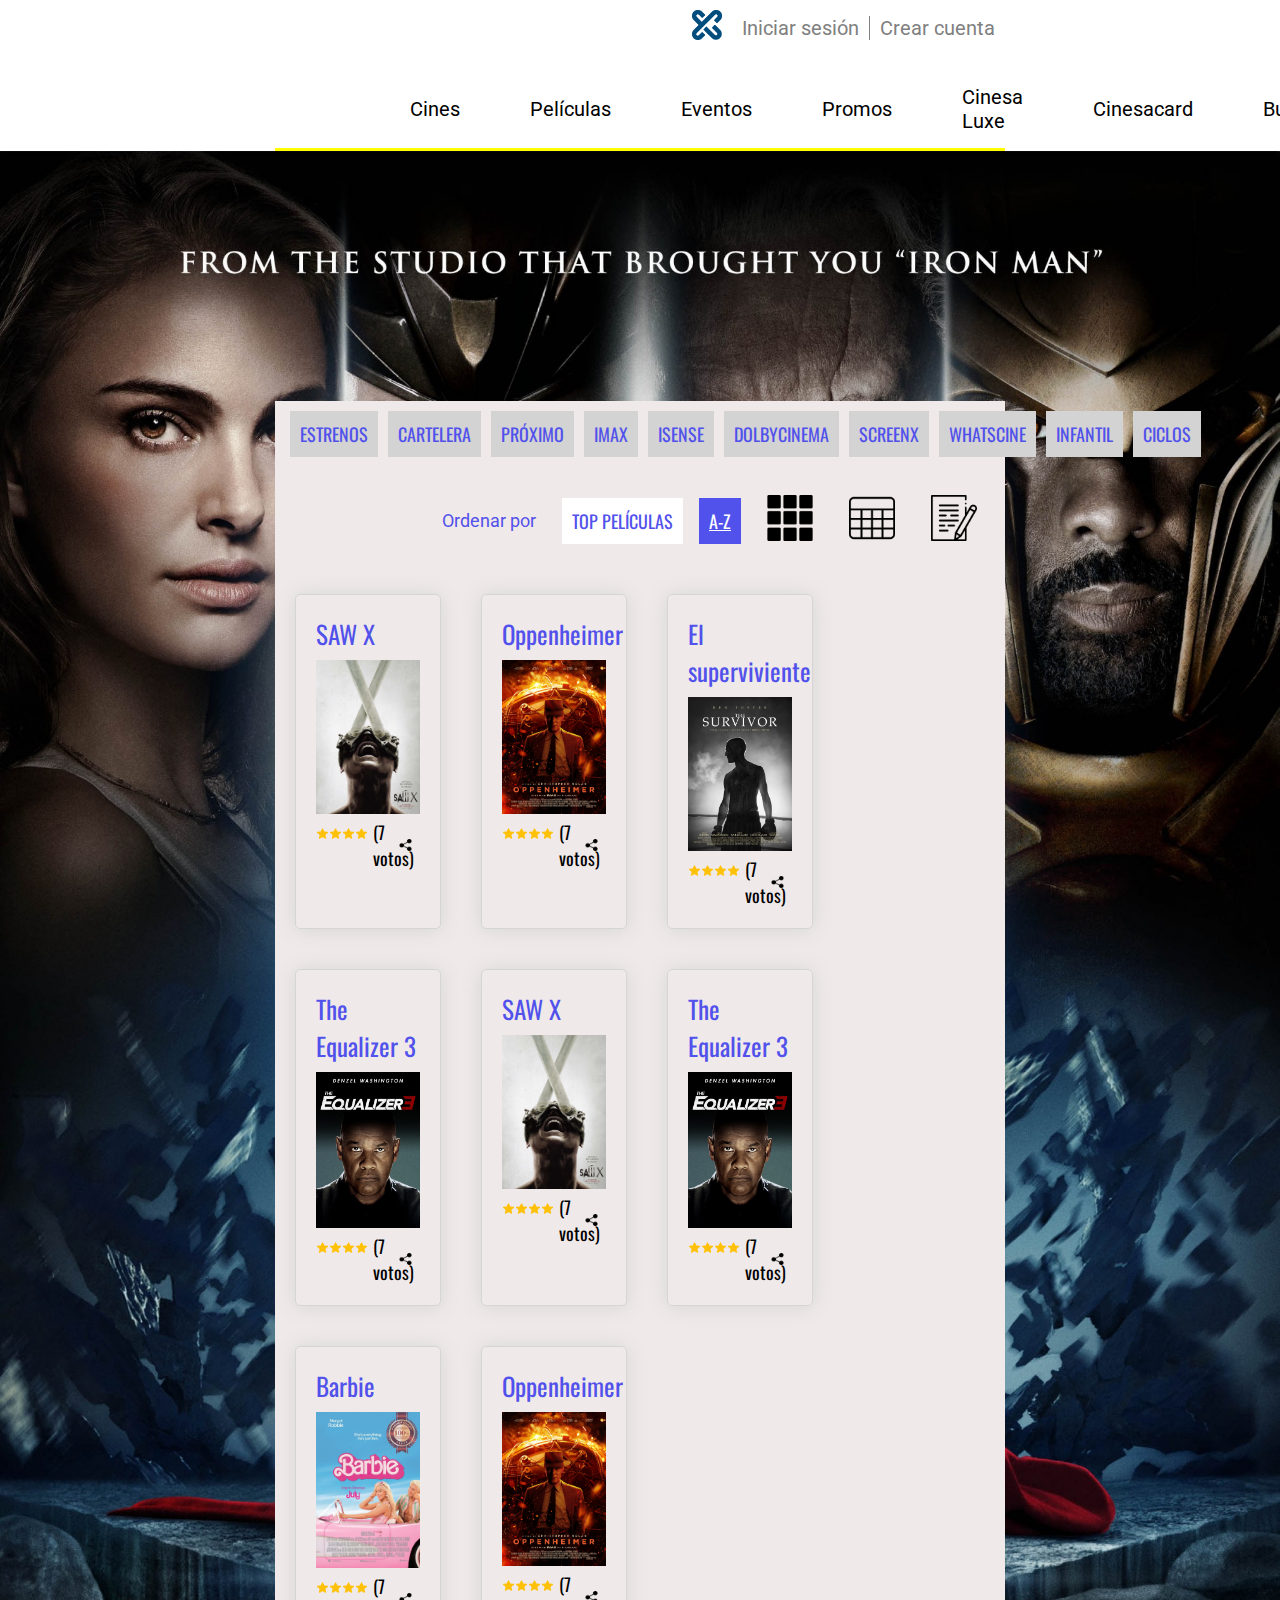
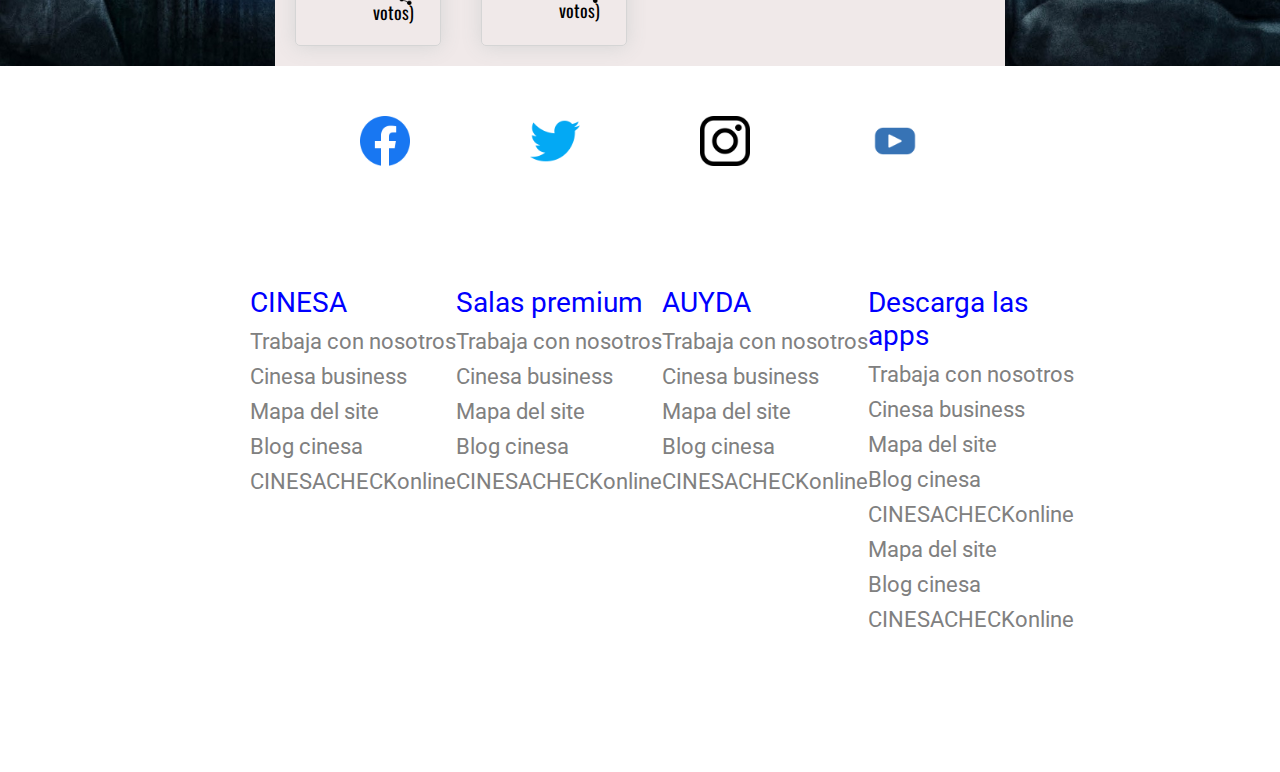
<file: index.html>
<!DOCTYPE html>
<html lang="en">

<head>
  <meta charset="UTF-8" />
  <meta name="viewport" content="width=device-width, initial-scale=1.0" />
  <title>CinesLlefia</title>
  <link rel="stylesheet" href="styles.css" />
  <link rel="preconnect" href="https://fonts.googleapis.com">
  <link rel="preconnect" href="https://fonts.gstatic.com" crossorigin>
  <link href="https://fonts.googleapis.com/css2?family=Roboto:wght@300;400;700&display=swap" rel="stylesheet">
  <link rel="preconnect" href="https://fonts.googleapis.com">
  <link rel="preconnect" href="https://fonts.gstatic.com" crossorigin>
  <link href="https://fonts.googleapis.com/css2?family=Oswald:wght@400;700&display=swap" rel="stylesheet">
</head>

<body>
  <header>

    <ul class="top1">
      <li>
        <a href><img src="imgs/minilogo.png" width="30px" /></a>
      </li>
      <li class="sesion"><a href>Iniciar sesión</a></li>
      <li><a href>Crear cuenta</a></li>
    </ul>

    <ul class="top2">
      <li class="logo"><a href="#"><img src="imgs/cinesa-logo1.jpg"></a></li>
      <li class="top2hover"><a href>Cines</a></li>
      <li class="top2hover"><a href>Películas</a></li>
      <li class="top2hover"><a href>Eventos</a></li>
      <li class="top2hover"><a href>Promos</a></li>
      <li class="top2hover"><a href>Cinesa Luxe</a></li>
      <li class="top2hover"><a href>Cinesacard</a></li>
      <li class="top2hover"><a href>Business</a></li>
    </ul>

  </header>

  <main>
    <div id="peliculas">
      <div id="separador">
      </div>
      <div id="contenido">
        <ul class="menu">
          <li><a href>ESTRENOS</a></li>
          <li><a href>CARTELERA</a></li>
          <li><a href>PRÓXIMO</a></li>
          <li><a href>IMAX</a></li>
          <li><a href>ISENSE</a></li>
          <li><a href>DOLBYCINEMA</a></li>
          <li><a href>SCREENX</a></li>
          <li><a href>WHATSCINE</a></li>
          <li><a href>INFANTIL</a></li>
          <li><a href>CICLOS</a></li>
        </ul>

        <div class="clasificar ">
          <ol>
            <li class="ordenarPor">Ordenar por</li>
            <li class="topPeliculas"><a href>TOP PELÍCULAS</a></li>
            <li class="AZ"><a href>A-Z</a></li>
            <li class="grid"><a href="index.html"><img src="imgs/grid.png" width=46px"></a></li>
            <li class="grid"><a href="format2.html"><img src="imgs/cells.png" width=46px"></a></li>
            <li class="grid"><a href="formulario.html"><img src="imgs/contact-form.png" width=46px"></a></li>
          </ol>
        </div>

        <div id="mainContent">

          <div id="pelicula" class="w20">
            <h1>SAW X</h1>
            <img src="imgs/saw1.jpg">
            <div class="stars">
              <div class="w50">
                <div class="star">
                  <img src="imgs/star.png">
                </div>
                <div class="star">
                  <img src="imgs/star.png">
                </div>
                <div class="star">
                  <img src="imgs/star.png">
                </div>
                <div class="star">
                  <img src="imgs/star.png">
                </div>
              </div>
              <div class="w30">
                <p>(7 votos)</p>
              </div>
              <div class="w12">
                <img src="imgs/share.png">
              </div>
            </div>
          </div>

          <div id="pelicula" class="w20">
            <h1>Oppenheimer</h1>
            <img src="imgs/opp.jpg">
            <div class="stars">
              <div class="w50">
                <div class="star">
                  <img src="imgs/star.png">
                </div>
                <div class="star">
                  <img src="imgs/star.png">
                </div>
                <div class="star">
                  <img src="imgs/star.png">
                </div>
                <div class="star">
                  <img src="imgs/star.png">
                </div>
              </div>
              <div class="w30">
                <p>(7 votos)</p>
              </div>
              <div class="w12">
                <img src="imgs/share.png">
              </div>
            </div>
          </div>

          <div id="pelicula" class="w20">
            <h1>El superviviente</h1>
            <img src="imgs/El_superviviente_de_Auschwitz-717146584-large.jpg">
            <div class="stars">
              <div class="w50">
                <div class="star">
                  <img src="imgs/star.png">
                </div>
                <div class="star">
                  <img src="imgs/star.png">
                </div>
                <div class="star">
                  <img src="imgs/star.png">
                </div>
                <div class="star">
                  <img src="imgs/star.png">
                </div>
              </div>
              <div class="w30">
                <p>(7 votos)</p>
              </div>
              <div class="w12">
                <img src="imgs/share.png">
              </div>
            </div>
          </div>

          <div id="pelicula" class="w20">
            <h1>The Equalizer 3</h1>
            <img src="imgs/The Equalizer 3.jpg">
            <div class="stars">
              <div class="w50">
                <div class="star">
                  <img src="imgs/star.png">
                </div>
                <div class="star">
                  <img src="imgs/star.png">
                </div>
                <div class="star">
                  <img src="imgs/star.png">
                </div>
                <div class="star">
                  <img src="imgs/star.png">
                </div>
              </div>
              <div class="w30">
                <p>(7 votos)</p>
              </div>
              <div class="w12">
                <img src="imgs/share.png">
              </div>
            </div>
          </div>

          <div id="pelicula" class="w20">
            <h1>SAW X</h1>
            <img src="imgs/saw1.jpg">
            <div class="stars">
              <div class="w50">
                <div class="star">
                  <img src="imgs/star.png">
                </div>
                <div class="star">
                  <img src="imgs/star.png">
                </div>
                <div class="star">
                  <img src="imgs/star.png">
                </div>
                <div class="star">
                  <img src="imgs/star.png">
                </div>
              </div>
              <div class="w30">
                <p>(7 votos)</p>
              </div>
              <div class="w12">
                <img src="imgs/share.png">
              </div>
            </div>
          </div>

          <div id="pelicula" class="w20">
            <h1>The Equalizer 3</h1>
            <img src="imgs/The Equalizer 3.jpg">
            <div class="stars">
              <div class="w50">
                <div class="star">
                  <img src="imgs/star.png">
                </div>
                <div class="star">
                  <img src="imgs/star.png">
                </div>
                <div class="star">
                  <img src="imgs/star.png">
                </div>
                <div class="star">
                  <img src="imgs/star.png">
                </div>
              </div>
              <div class="w30">
                <p>(7 votos)</p>
              </div>
              <div class="w12">
                <img src="imgs/share.png">
              </div>
            </div>
          </div>

          <div id="pelicula" class="w20">
            <h1>Barbie</h1>
            <img src="imgs/s-l1600.jpg">
            <div class="stars">
              <div class="w50">
                <div class="star">
                  <img src="imgs/star.png">
                </div>
                <div class="star">
                  <img src="imgs/star.png">
                </div>
                <div class="star">
                  <img src="imgs/star.png">
                </div>
                <div class="star">
                  <img src="imgs/star.png">
                </div>
              </div>
              <div class="w30">
                <p>(7 votos)</p>
              </div>
              <div class="w12">
                <img src="imgs/share.png">
              </div>
            </div>
          </div>

          <div id="pelicula" class="w20">
            <h1>Oppenheimer</h1>
            <img src="imgs/opp.jpg">
            <div class="stars">
              <div class="w50">
                <div class="star">
                  <img src="imgs/star.png">
                </div>
                <div class="star">
                  <img src="imgs/star.png">
                </div>
                <div class="star">
                  <img src="imgs/star.png">
                </div>
                <div class="star">
                  <img src="imgs/star.png">
                </div>
              </div>
              <div class="w30">
                <p>(7 votos)</p>
              </div>
              <div class="w12">
                <img src="imgs/share.png">
              </div>
            </div>
          </div>

        </div>
      </div>
    </div>

  </main>

  <footer>
    <div id="icons">
      <img src="imgs/social media/facebook.png">
      <img src="imgs/social media/twitter.png">
      <img src="imgs/social media/instagram-logo.png">
      <img src="imgs/social media/video.png">
    </div>
    <div id="footContent">
      <ul class="foot1">
        <h3>CINESA</h3>
        <li><a href>Trabaja con nosotros</a></li>
        <li><a href>Cinesa business</a></li>
        <li><a href>Mapa del site</a></li>
        <li><a href>Blog cinesa</a></li>
        <li><a href>CINESACHECKonline</a></li>
      </ul>

      <ul class="foot2">
        <h3>Salas premium</h3>
        <li><a href>Trabaja con nosotros</a></li>
        <li><a href>Cinesa business</a></li>
        <li><a href>Mapa del site</a></li>
        <li><a href>Blog cinesa</a></li>
        <li><a href>CINESACHECKonline</a></li>
      </ul>

      <ul class="foot3">
        <h3>AUYDA</h3>
        <li><a href>Trabaja con nosotros</a></li>
        <li><a href>Cinesa business</a></li>
        <li><a href>Mapa del site</a></li>
        <li><a href>Blog cinesa</a></li>
        <li><a href>CINESACHECKonline</a></li>
      </ul>

      <ul class="foot4">
        <h3>Descarga las apps</h3>
        <li><a href>Trabaja con nosotros</a></li>
        <li><a href>Cinesa business</a></li>
        <li><a href>Mapa del site</a></li>
        <li><a href>Blog cinesa</a></li>
        <li><a href>CINESACHECKonline</a></li>
        <li><a href>Mapa del site</a></li>
        <li><a href>Blog cinesa</a></li>
        <li><a href>CINESACHECKonline</a></li>
      </ul>
    </div>
  </footer>
</body>

</html>
</file>
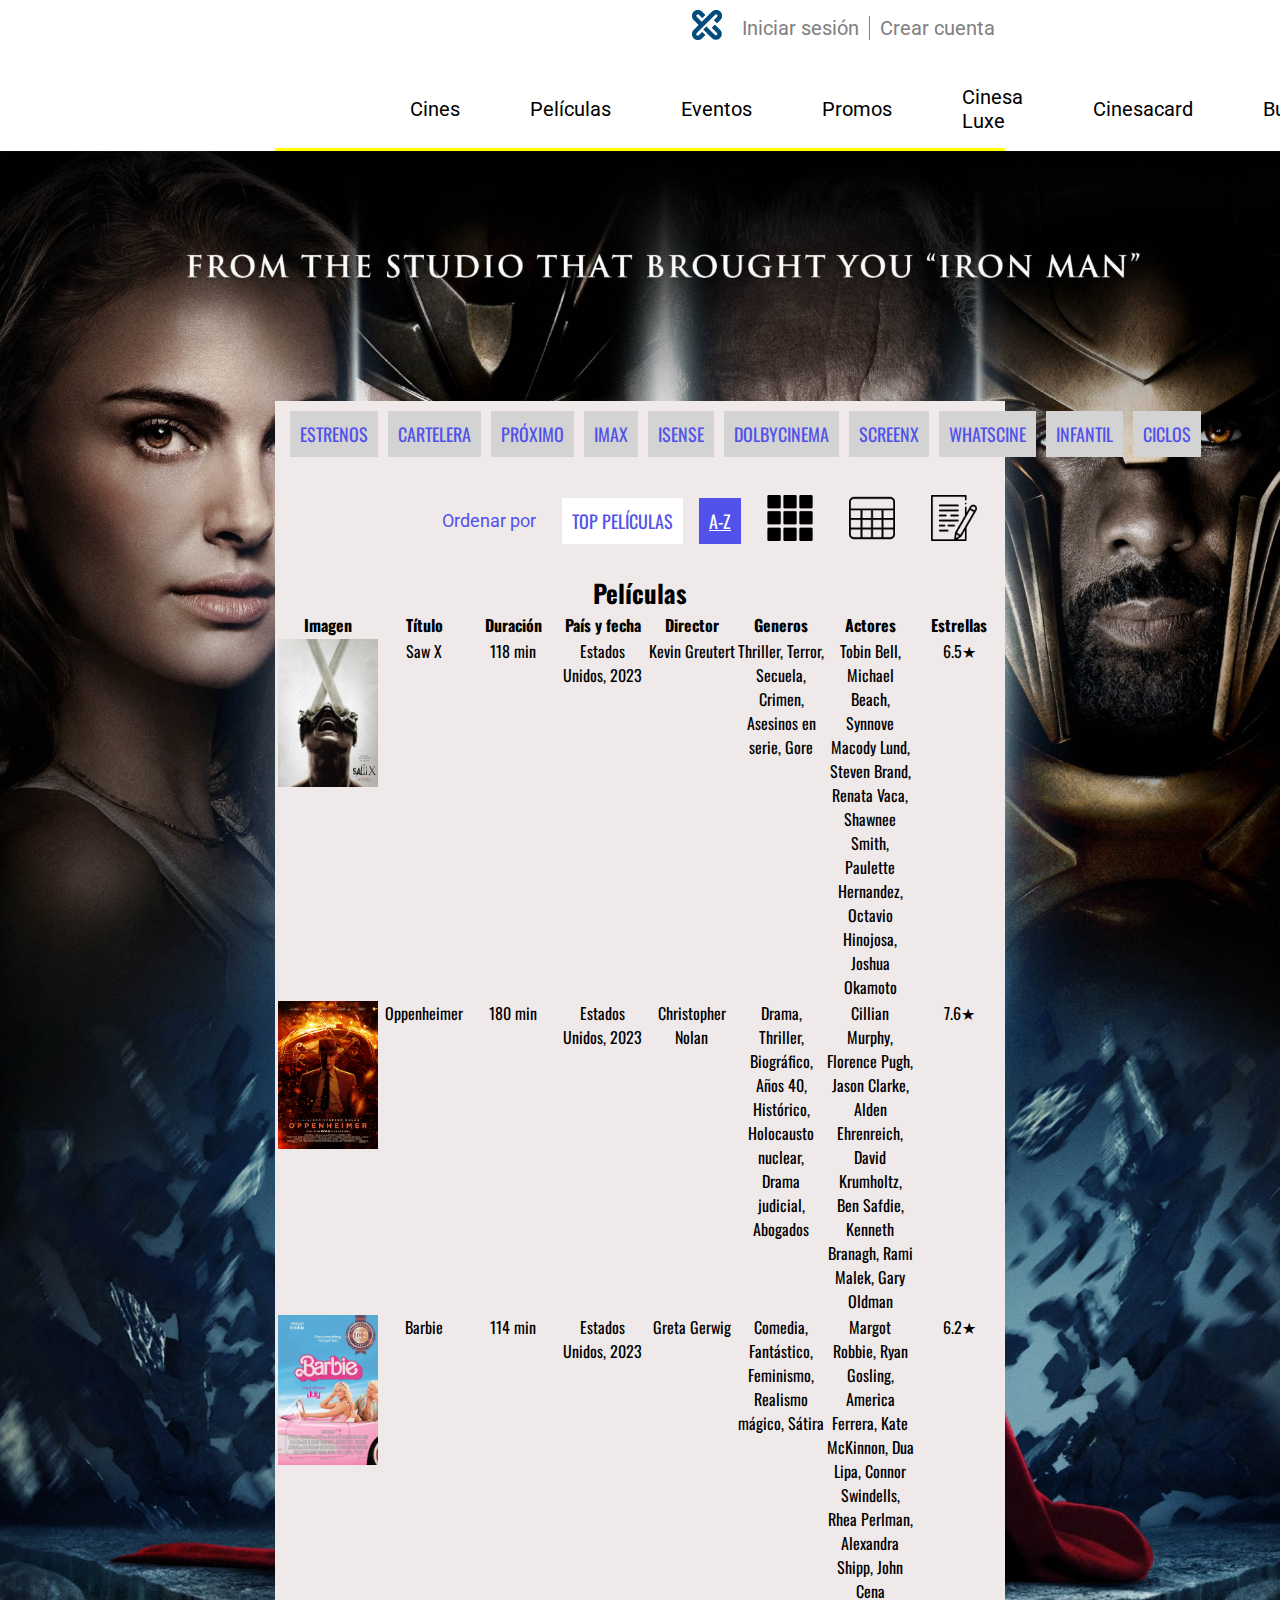
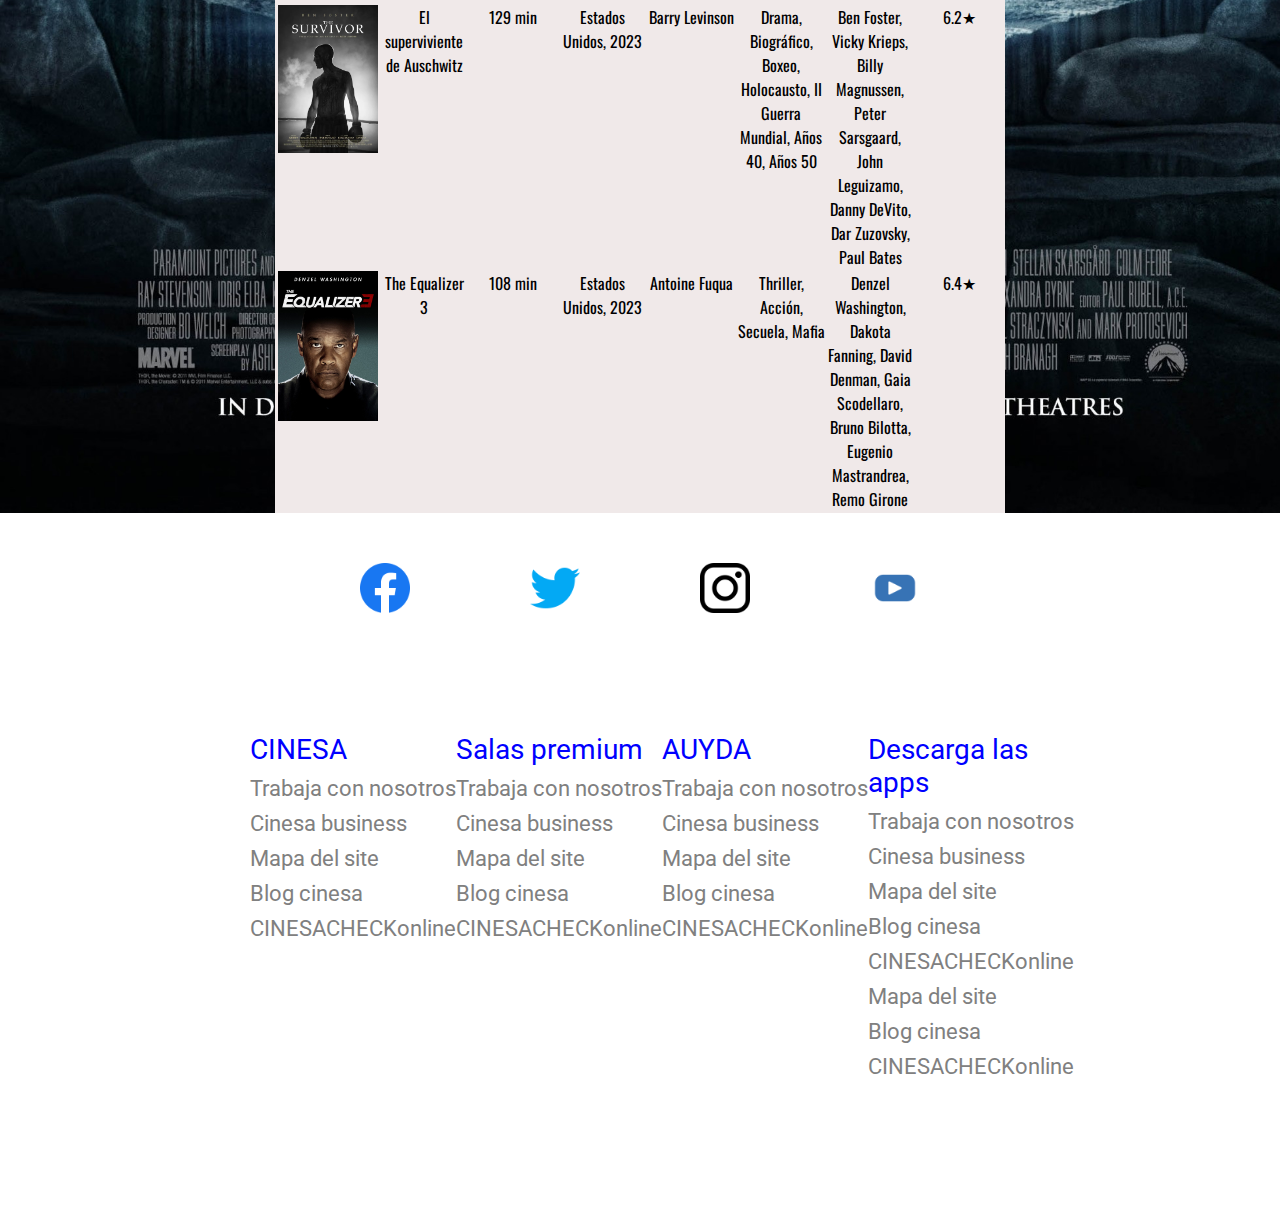
<file: format2.html>
<!DOCTYPE html>
<html lang="en">

<head>
  <meta charset="UTF-8" />
  <meta name="viewport" content="width=device-width, initial-scale=1.0" />
  <title>CinesLlefia</title>
  <link rel="stylesheet" href="styles.css" />
  <link rel="preconnect" href="https://fonts.googleapis.com">
  <link rel="preconnect" href="https://fonts.gstatic.com" crossorigin>
  <link href="https://fonts.googleapis.com/css2?family=Roboto:wght@300;400;700&display=swap" rel="stylesheet">
  <link rel="preconnect" href="https://fonts.googleapis.com">
  <link rel="preconnect" href="https://fonts.gstatic.com" crossorigin>
  <link href="https://fonts.googleapis.com/css2?family=Oswald:wght@400;700&display=swap" rel="stylesheet">
</head>

<body>
  <header>

    <ul class="top1">
      <li>
        <a href><img src="imgs/minilogo.png" width="30px" /></a>
      </li>
      <li class="sesion"><a href>Iniciar sesión</a></li>
      <li><a href>Crear cuenta</a></li>
    </ul>

    <ul class="top2">
      <li class="logo"><a href="#"><img src="imgs/cinesa-logo1.jpg"></a></li>
      <li class="top2hover"><a href>Cines</a></li>
      <li class="top2hover"><a href>Películas</a></li>
      <li class="top2hover"><a href>Eventos</a></li>
      <li class="top2hover"><a href>Promos</a></li>
      <li class="top2hover"><a href>Cinesa Luxe</a></li>
      <li class="top2hover"><a href>Cinesacard</a></li>
      <li class="top2hover"><a href>Business</a></li>
    </ul>

  </header>

  <main>
    <div id="peliculas">
      <div id="separador">
      </div>
      <div id="contenido">
        <ul class="menu">
          <li><a href>ESTRENOS</a></li>
          <li><a href>CARTELERA</a></li>
          <li><a href>PRÓXIMO</a></li>
          <li><a href>IMAX</a></li>
          <li><a href>ISENSE</a></li>
          <li><a href>DOLBYCINEMA</a></li>
          <li><a href>SCREENX</a></li>
          <li><a href>WHATSCINE</a></li>
          <li><a href>INFANTIL</a></li>
          <li><a href>CICLOS</a></li>
        </ul>

        <div class="clasificar ">
          <ol>
            <li class="ordenarPor">Ordenar por</li>
            <li class="topPeliculas"><a href>TOP PELÍCULAS</a></li>
            <li class="AZ"><a href>A-Z</a></li>
            <li class="grid"><a href="index.html"><img src="imgs/grid.png" width=46px"></a></li>
            <li class="grid"><a href="format2.html"><img src="imgs/cells.png" width=46px"></a></li>
            <li class="grid"><a href="formulario.html"><img src="imgs/contact-form.png" width=46px"></a></li>
          </ol>
        </div>

        <div id="mainContent">

          <table>
            <caption>
              Películas
            </caption>

            <thead>
              <th scope="col">Imagen</th>
              <th scope="col">Título</th>
              <th scope="col">Duración</th>
              <th scope="col">País y fecha</th>
              <th scope="col">Director</th>
              <th scope="col">Generos</th>
              <th scope="col">Actores</th>
              <th scope="col">Estrellas</th>
            </thead>

            <tbody>
              <tr>
                <td><img src="imgs/saw1.jpg" width="100px"></td>
                <td>Saw X</td>
                <td>118 min</td>
                <td>Estados Unidos, 2023</td>
                <td>Kevin Greutert</td>
                <td>Thriller, Terror, Secuela, Crimen, Asesinos en serie, Gore</td>
                <td>Tobin Bell, Michael Beach, Synnove Macody Lund, Steven Brand, Renata Vaca, Shawnee Smith, Paulette
                  Hernandez, Octavio Hinojosa, Joshua Okamoto</td>
                <td>6.5★</td>
              </tr>
              <tr>
                <td><img src="imgs/opp.jpg" width="100px"></td>
                <td>Oppenheimer</td>
                <td>180 min</td>
                <td>Estados Unidos, 2023</td>
                <td>Christopher Nolan</td>
                <td>Drama, Thriller, Biográfico, Años 40, Histórico, Holocausto nuclear, Drama judicial, Abogados</td>
                <td>Cillian Murphy, Florence Pugh, Jason Clarke, Alden Ehrenreich, David Krumholtz, Ben Safdie, Kenneth
                  Branagh, Rami Malek, Gary Oldman</td>
                <td>7.6★</td>
              </tr>
              <tr>
                <td><img src="imgs/s-l1600.jpg" width="100px"></td>
                <td>Barbie</td>
                <td>114 min</td>
                <td>Estados Unidos, 2023</td>
                <td>Greta Gerwig</td>
                <td>Comedia, Fantástico, Feminismo, Realismo mágico, Sátira</td>
                <td>Margot Robbie, Ryan Gosling, America Ferrera, Kate McKinnon, Dua Lipa, Connor Swindells, Rhea
                  Perlman, Alexandra Shipp, John Cena</td>
                <td>6.2★</td>
              </tr>
              <tr>
                <td><img src="imgs/El_superviviente_de_Auschwitz-717146584-large.jpg" width="100px"></td>
                <td>El superviviente de Auschwitz</td>
                <td>129 min</td>
                <td>Estados Unidos, 2023</td>
                <td>Barry Levinson</td>
                <td>Drama, Biográfico, Boxeo, Holocausto, II Guerra Mundial, Años 40, Años 50</td>
                <td>Ben Foster, Vicky Krieps, Billy Magnussen, Peter Sarsgaard, John Leguizamo, Danny DeVito, Dar
                  Zuzovsky, Paul Bates</td>
                <td>6.2★</td>
              </tr>
              <tr>
                <td><img src="imgs/The Equalizer 3.jpg" width="100px"></td>
                <td>The Equalizer 3</td>
                <td>108 min</td>
                <td>Estados Unidos, 2023</td>
                <td>Antoine Fuqua</td>
                <td>Thriller, Acción, Secuela, Mafia</td>
                <td>Denzel Washington, Dakota Fanning, David Denman, Gaia Scodellaro, Bruno Bilotta, Eugenio
                  Mastrandrea, Remo Girone</td>
                <td>6.4★</td>
              </tr>
            </tbody>

            <tfoot>

            </tfoot>
          </table>

        </div>
      </div>
    </div>

  </main>

  <footer>
    <div id="icons">
      <img src="imgs/social media/facebook.png">
      <img src="imgs/social media/twitter.png">
      <img src="imgs/social media/instagram-logo.png">
      <img src="imgs/social media/video.png">
    </div>
    <div id="footContent">
      <ul class="foot1">
        <h3>CINESA</h3>
        <li><a href>Trabaja con nosotros</a></li>
        <li><a href>Cinesa business</a></li>
        <li><a href>Mapa del site</a></li>
        <li><a href>Blog cinesa</a></li>
        <li><a href>CINESACHECKonline</a></li>
      </ul>

      <ul class="foot2">
        <h3>Salas premium</h3>
        <li><a href>Trabaja con nosotros</a></li>
        <li><a href>Cinesa business</a></li>
        <li><a href>Mapa del site</a></li>
        <li><a href>Blog cinesa</a></li>
        <li><a href>CINESACHECKonline</a></li>
      </ul>

      <ul class="foot3">
        <h3>AUYDA</h3>
        <li><a href>Trabaja con nosotros</a></li>
        <li><a href>Cinesa business</a></li>
        <li><a href>Mapa del site</a></li>
        <li><a href>Blog cinesa</a></li>
        <li><a href>CINESACHECKonline</a></li>
      </ul>

      <ul class="foot4">
        <h3>Descarga las apps</h3>
        <li><a href>Trabaja con nosotros</a></li>
        <li><a href>Cinesa business</a></li>
        <li><a href>Mapa del site</a></li>
        <li><a href>Blog cinesa</a></li>
        <li><a href>CINESACHECKonline</a></li>
        <li><a href>Mapa del site</a></li>
        <li><a href>Blog cinesa</a></li>
        <li><a href>CINESACHECKonline</a></li>
      </ul>
    </div>
  </footer>
</body>

</html>
</file>
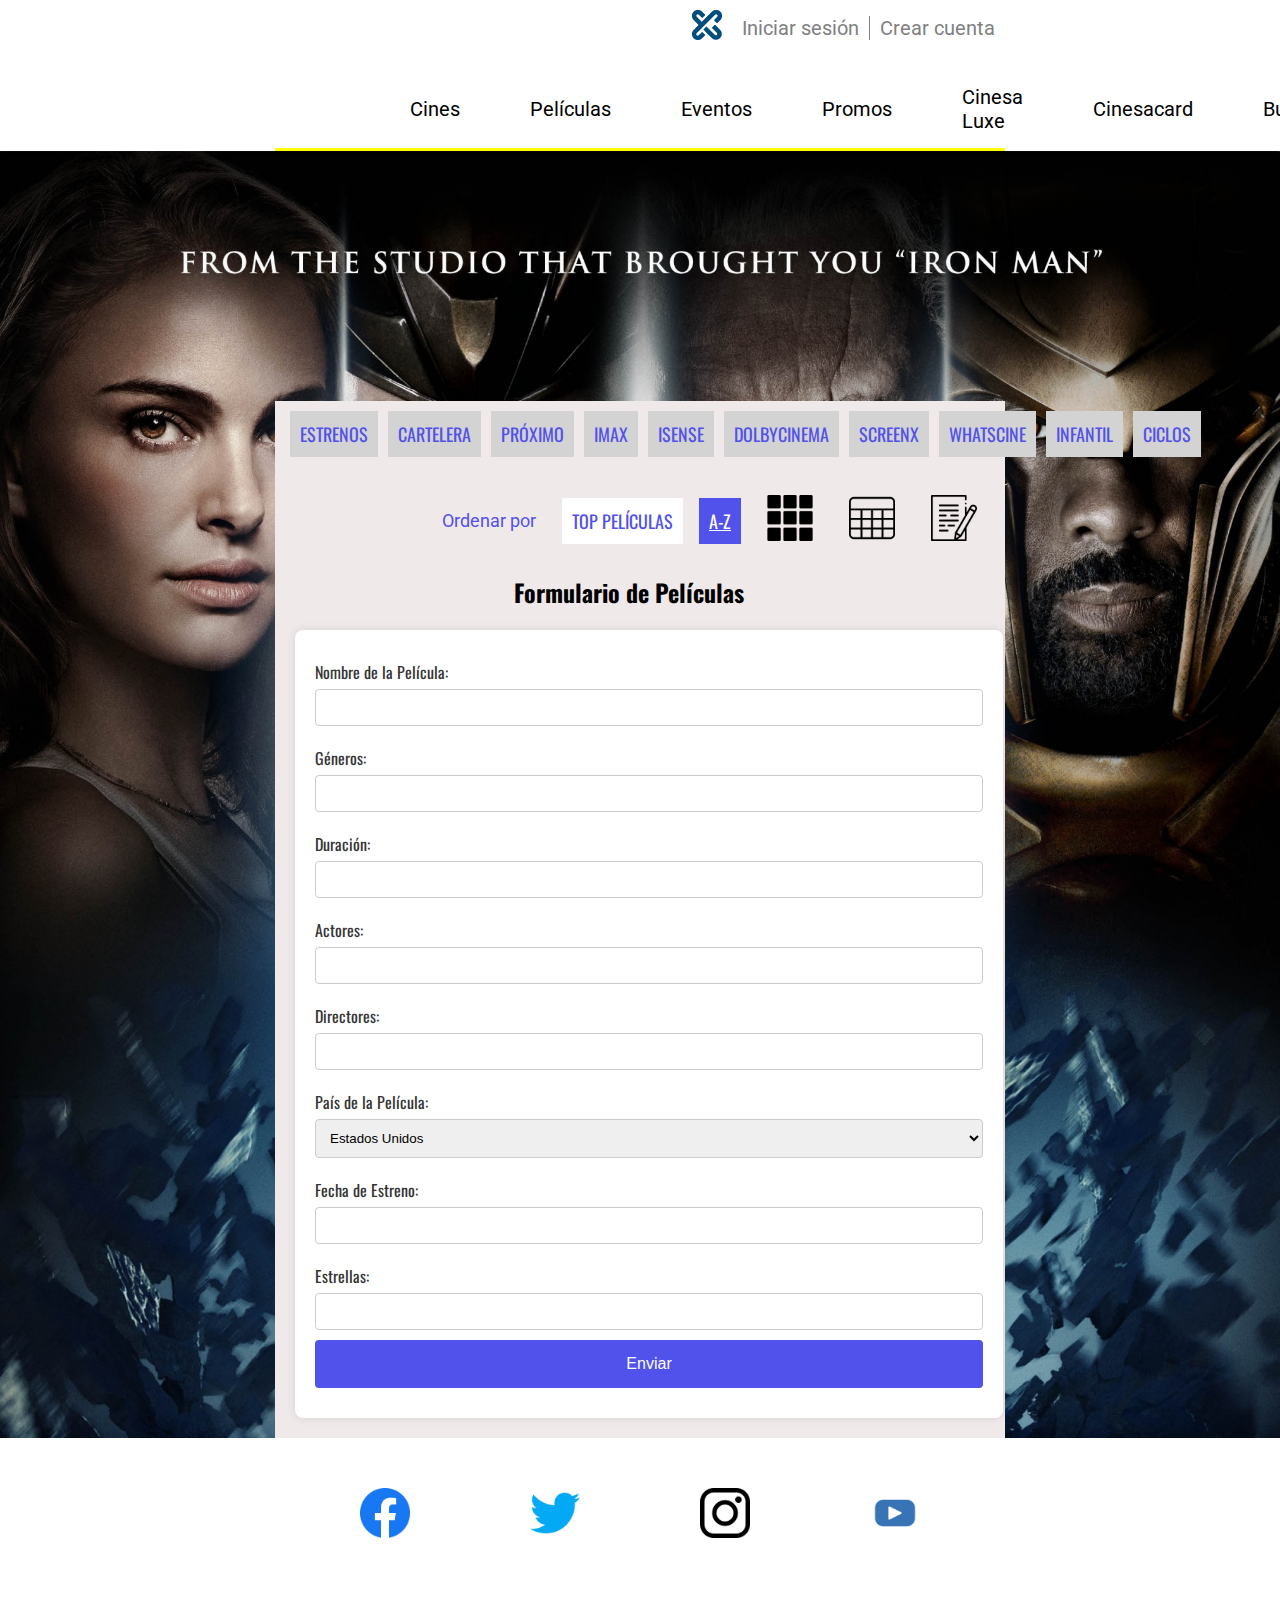
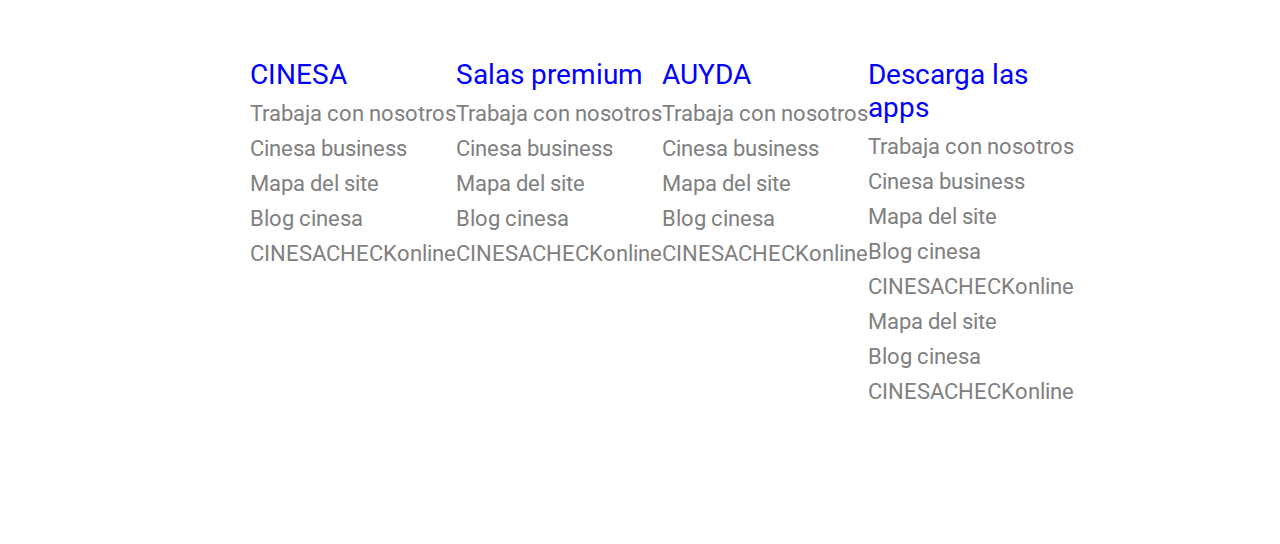
<file: formulario.html>
<!DOCTYPE html>
<html lang="en">

<head>
    <meta charset="UTF-8" />
    <meta name="viewport" content="width=device-width, initial-scale=1.0" />
    <title>CinesLlefia</title>
    <link rel="stylesheet" href="styles.css" />
    <link rel="preconnect" href="https://fonts.googleapis.com">
    <link rel="preconnect" href="https://fonts.gstatic.com" crossorigin>
    <link href="https://fonts.googleapis.com/css2?family=Roboto:wght@300;400;700&display=swap" rel="stylesheet">
    <link rel="preconnect" href="https://fonts.googleapis.com">
    <link rel="preconnect" href="https://fonts.gstatic.com" crossorigin>
    <link href="https://fonts.googleapis.com/css2?family=Oswald:wght@400;700&display=swap" rel="stylesheet">
</head>

<body>
    <header>

        <ul class="top1">
            <li>
                <a href><img src="imgs/minilogo.png" width="30px" /></a>
            </li>
            <li class="sesion"><a href>Iniciar sesión</a></li>
            <li><a href>Crear cuenta</a></li>
        </ul>

        <ul class="top2">
            <li class="logo"><a href="#"><img src="imgs/cinesa-logo1.jpg"></a></li>
            <li class="top2hover"><a href>Cines</a></li>
            <li class="top2hover"><a href>Películas</a></li>
            <li class="top2hover"><a href>Eventos</a></li>
            <li class="top2hover"><a href>Promos</a></li>
            <li class="top2hover"><a href>Cinesa Luxe</a></li>
            <li class="top2hover"><a href>Cinesacard</a></li>
            <li class="top2hover"><a href>Business</a></li>
        </ul>

    </header>

    <main>
        <div id="peliculas">
            <div id="separador">
            </div>
            <div id="contenido">
                <ul class="menu">
                    <li><a href>ESTRENOS</a></li>
                    <li><a href>CARTELERA</a></li>
                    <li><a href>PRÓXIMO</a></li>
                    <li><a href>IMAX</a></li>
                    <li><a href>ISENSE</a></li>
                    <li><a href>DOLBYCINEMA</a></li>
                    <li><a href>SCREENX</a></li>
                    <li><a href>WHATSCINE</a></li>
                    <li><a href>INFANTIL</a></li>
                    <li><a href>CICLOS</a></li>
                </ul>

                <div class="clasificar ">
                    <ol>
                        <li class="ordenarPor">Ordenar por</li>
                        <li class="topPeliculas"><a href>TOP PELÍCULAS</a></li>
                        <li class="AZ"><a href>A-Z</a></li>
                        <li class="grid"><a href="index.html"><img src="imgs/grid.png" width=46px"></a></li>
                        <li class="grid"><a href="format2.html"><img src="imgs/cells.png" width=46px"></a></li>
                        <li class="grid"><a href="formulario.html"><img src="imgs/contact-form.png" width=46px"></a></li>
                    </ol>
                </div>

                <div id="mainContent">
                    <div class="formulario">
                        <h2>Formulario de Películas</h2>

                        <form action="procesar_formulario.php" method="post">

                            <label for="nombre_pelicula">Nombre de la Película:</label>
                            <input type="text" id="nombre_pelicula" name="nombre_pelicula" required><br>

                            <label for="generos">Géneros:</label>
                            <input type="text" id="generos" name="generos" required><br>

                            <label for="duracion">Duración:</label>
                            <input type="text" id="duracion" name="duracion" required><br>

                            <label for="actores">Actores:</label>
                            <input type="text" id="actores" name="actores" required><br>

                            <label for="directores">Directores:</label>
                            <input type="text" id="directores" name="directores" required><br>

                            <label for="pais">País de la Película:</label>
                            <select id="pais" name="pais">
                                <option value="Estados Unidos">Estados Unidos</option>
                                <option value="España">España</option>
                                <option value="México">México</option>
                                <option value="Argentina">Argentina</option>
                                <option value="Reino Unido">Reino Unido</option>
                            </select><br>

                            <label for="fecha_estreno">Fecha de Estreno:</label>
                            <input type="text" id="fecha_estreno" name="fecha_estreno" required><br>

                            <label for="estrellas">Estrellas:</label>
                            <input type="text" id="estrellas" name="estrellas" required><br>

                            <input type="submit" value="Enviar">
                        </form>
                    </div>
                </div>
            </div>
        </div>

    </main>

    <footer>
        <div id="icons">
            <img src="imgs/social media/facebook.png">
            <img src="imgs/social media/twitter.png">
            <img src="imgs/social media/instagram-logo.png">
            <img src="imgs/social media/video.png">
        </div>
        <div id="footContent">
            <ul class="foot1">
                <h3>CINESA</h3>
                <li><a href>Trabaja con nosotros</a></li>
                <li><a href>Cinesa business</a></li>
                <li><a href>Mapa del site</a></li>
                <li><a href>Blog cinesa</a></li>
                <li><a href>CINESACHECKonline</a></li>
            </ul>

            <ul class="foot2">
                <h3>Salas premium</h3>
                <li><a href>Trabaja con nosotros</a></li>
                <li><a href>Cinesa business</a></li>
                <li><a href>Mapa del site</a></li>
                <li><a href>Blog cinesa</a></li>
                <li><a href>CINESACHECKonline</a></li>
            </ul>

            <ul class="foot3">
                <h3>AUYDA</h3>
                <li><a href>Trabaja con nosotros</a></li>
                <li><a href>Cinesa business</a></li>
                <li><a href>Mapa del site</a></li>
                <li><a href>Blog cinesa</a></li>
                <li><a href>CINESACHECKonline</a></li>
            </ul>

            <ul class="foot4">
                <h3>Descarga las apps</h3>
                <li><a href>Trabaja con nosotros</a></li>
                <li><a href>Cinesa business</a></li>
                <li><a href>Mapa del site</a></li>
                <li><a href>Blog cinesa</a></li>
                <li><a href>CINESACHECKonline</a></li>
                <li><a href>Mapa del site</a></li>
                <li><a href>Blog cinesa</a></li>
                <li><a href>CINESACHECKonline</a></li>
            </ul>
        </div>
    </footer>
</body>

</html>
</file>
<file: styles.css>
body {
    font-family: "Roboto", sans-serif;
    margin: 0 auto;
}

* {
    margin: 0;
    padding: 0;
    box-sizing: border-box;
}

ul, ol{
    list-style-type: none;
}

.w13{
    width: 13%;
}

.w30{
    width: 30%;
}

.w20{
    width: 20%;
}

.w25{
    width: 25%;
}

.w50{
    width: 50%;
}

.w60{
    width: 60%;
}

/*header*/

header{
    padding: 0px 275px;
}

    /*1ra fila*/

a{
    text-decoration: none;
    color: black;
}

.top1{
    display: flex;
    justify-content: end;
    margin-top: 10px;
    align-items: center;
}

.top1 a{
    color: gray;
}

.top1 li{
    font-size: 20px; 
    padding: 0px 10px;
}

.sesion{
    border-right: 1px solid gray;
}
    /*2nda fila*/

.top2{
    padding: 30px 0px 5px 0px;
    display: flex;
    justify-content: space-around;
    font-size: 20px;
    align-items: center;
    border-bottom: 3px solid yellow;
}

.top2 .logo{
    width: 260px;
}

.top2 img{
    width: 100%;
    padding: 0px 50px 0px 50px;
}
    /*hover*/

.top1 li:hover{
    text-decoration: underline;
    color: gray;
}

.top2 .top2hover{
    padding: 10px 35px;
}

.top2 .top2hover:hover{
    background-color: yellow;
}

/*main*/

    /*background*/
main{

    background-image: url(imgs/bodyBackground.jpg);
    background-repeat: no-repeat;
    background-size: cover;
    font-family: 'Oswald', sans-serif;
}

    /*peliculas 1ra columna*/

#separador{
    height: 250px;
}
#peliculas{
    padding: 0px 275px;
}

#contenido{
    background-color: rgb(240, 233, 233);
}

#contenido ul{
    display: flex;
    align-items: center;
    justify-content: space-around;
    padding: 10px;
    
}

#contenido ul li{
    width: 130px;
    margin: 0 5px 0 5px;
    background-color: #d3d3d3;
    padding: 10px;
    text-align: center;
    font-size: 18px;
}

#contenido ul li a{
    color: rgb(81, 81, 235);
}

    /*hover*/

#contenido ul li:hover{
    background-color: rgb(81, 81, 235);
}

#contenido li:hover a{
    color: white;
}

    /*ordenar 2nda columna*/

#contenido ol{
    display: flex;
    align-items: center;
    justify-content: end;
    padding: 10px;
}

#contenido ol li{
    font-size: 18px;
    padding: 10px;
    margin: 8px;
}

.ordenarPor{
    color: rgb(81, 81, 235);
    font-family: "Roboto", sans-serif;  
}

.topPeliculas{
    background-color: white;
}

.topPeliculas a{
    color: rgb(81, 81, 235);
}

.AZ{
    color: white;
    background-color: rgb(81, 81, 235);
    text-decoration: underline;
}

.AZ a{
    color: white;
}

    /*hover*/

.topPeliculas:hover{
    background-color: rgb(81, 81, 235);
    color: white;
}

/*contenido principal*/

#mainContent{
    display: flex;
    flex-wrap: wrap;
}

#pelicula{
    border: 1px solid #d5d5d5;
    box-shadow: 0px 1px 20px #d5d5d5;
    padding: 20px;
    margin: 20px;
    border-radius: 5px;
}

#pelicula h1{
    padding-bottom: 8px;
    font-weight: 400;
    font-size: 25px;
    color: rgb(81, 81, 235);
    
}

#pelicula img{
    width: 100%;
}

/* estrellas */

.w12{
    width: 12%;
}

.stars, .stars .w50{
    display: flex;
}

.stars .w50 .star{
    margin: 1px;
}

.stars .w30 p{
    margin-left: 5px;
    font-size: 18px;
}

.stars .w20 .share{
    padding: 5px;
}

#pelicula .w20, .stars .w30 p, .stars .w12{
    display: flex;
    align-items: center;
}

/*footer*/

    /*icons*/

#icons{
    display: flex;
    justify-content: center;
}

#icons img{
    margin: 50px 60px;
    width: 50px;
}

    /*footer content*/

#footContent{
    display: flex;
    padding: 70px 250px 140px 250px;
    justify-content: space-around;
}

#footContent ul li{
    padding-top: 10px;
    font-size: 22px;
}

#footContent ul li a{
    color: gray;
}

#footContent h3{
    font-size: 28px;
    font-weight: 400;
    color: blue;
}

    /*tablas*/

table caption{
    font-weight: bold;
    font-size: 25px;
}

table{
    width: 100%;
}

table td{
    width: 12%;
}

table td, th{
    text-align: center;   
}

tbody{
    vertical-align: top;
}

    /*Formulario*/

    .formulario h2{
        text-align: center;
    }


    .formulario{
        width: 97%;
    }

    .form h2 {
        color: #333;
        text-align: center;
        margin-top: 20px;
    }

    form {
        width: 100%;
        margin: 20px;
        background: #fff;
        padding: 20px;
        border-radius: 8px;
        box-shadow: 0 0 10px rgba(0, 0, 0, 0.1);
        box-sizing: border-box;
    }

    label {
        display: block;
        margin: 10px 0 5px;
        color: #333;
    }

    input,
    select {
        width: 100%;   
        padding: 10px;
        margin-bottom: 10px;
        box-sizing: border-box;
        border: 1px solid #ccc;
        border-radius: 4px;
    }



    input[type="submit"] {
        background-color: rgb(81, 81, 235);
        color: #fff;
        border: none;
        padding: 15px;
        border-radius: 4px;
        cursor: pointer;
        font-size: 16px;
    }

    input[type="submit"]:hover {
        background-color: rgb(66, 66, 190);
    }
</file>
